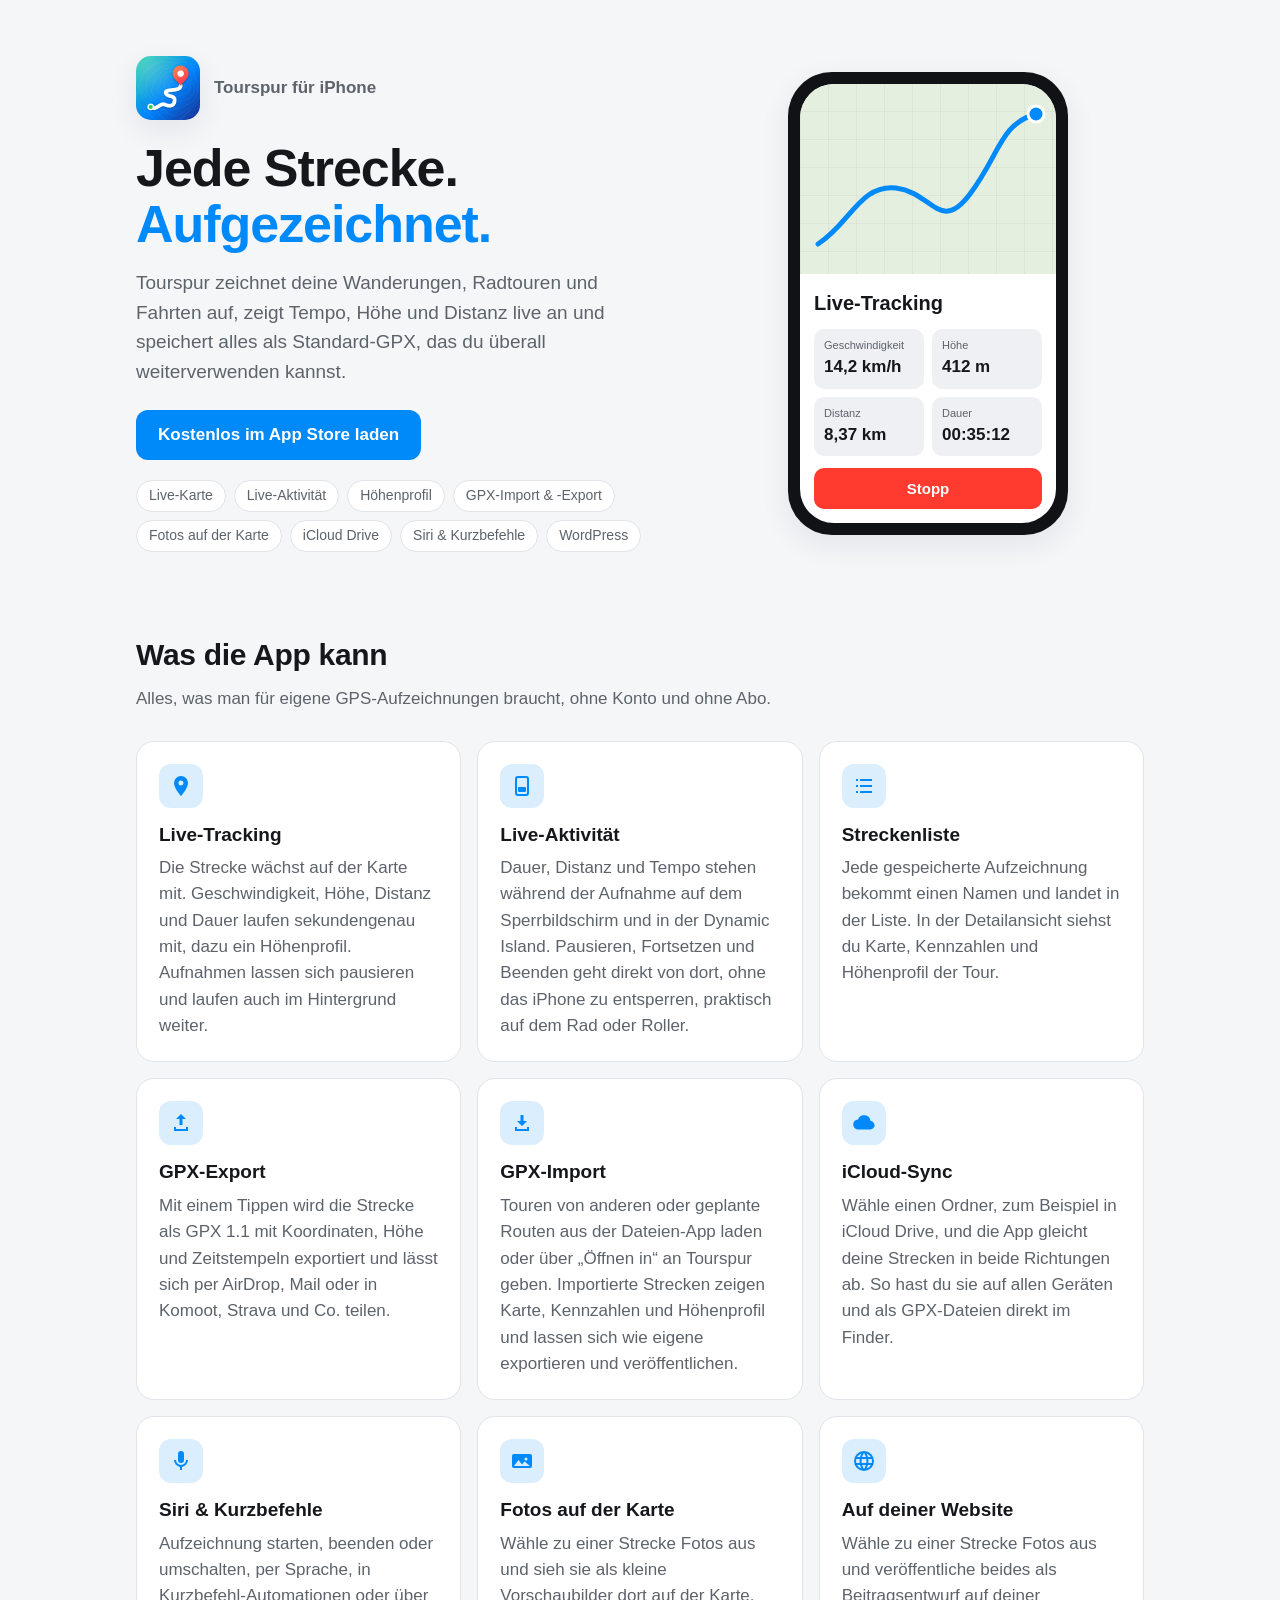
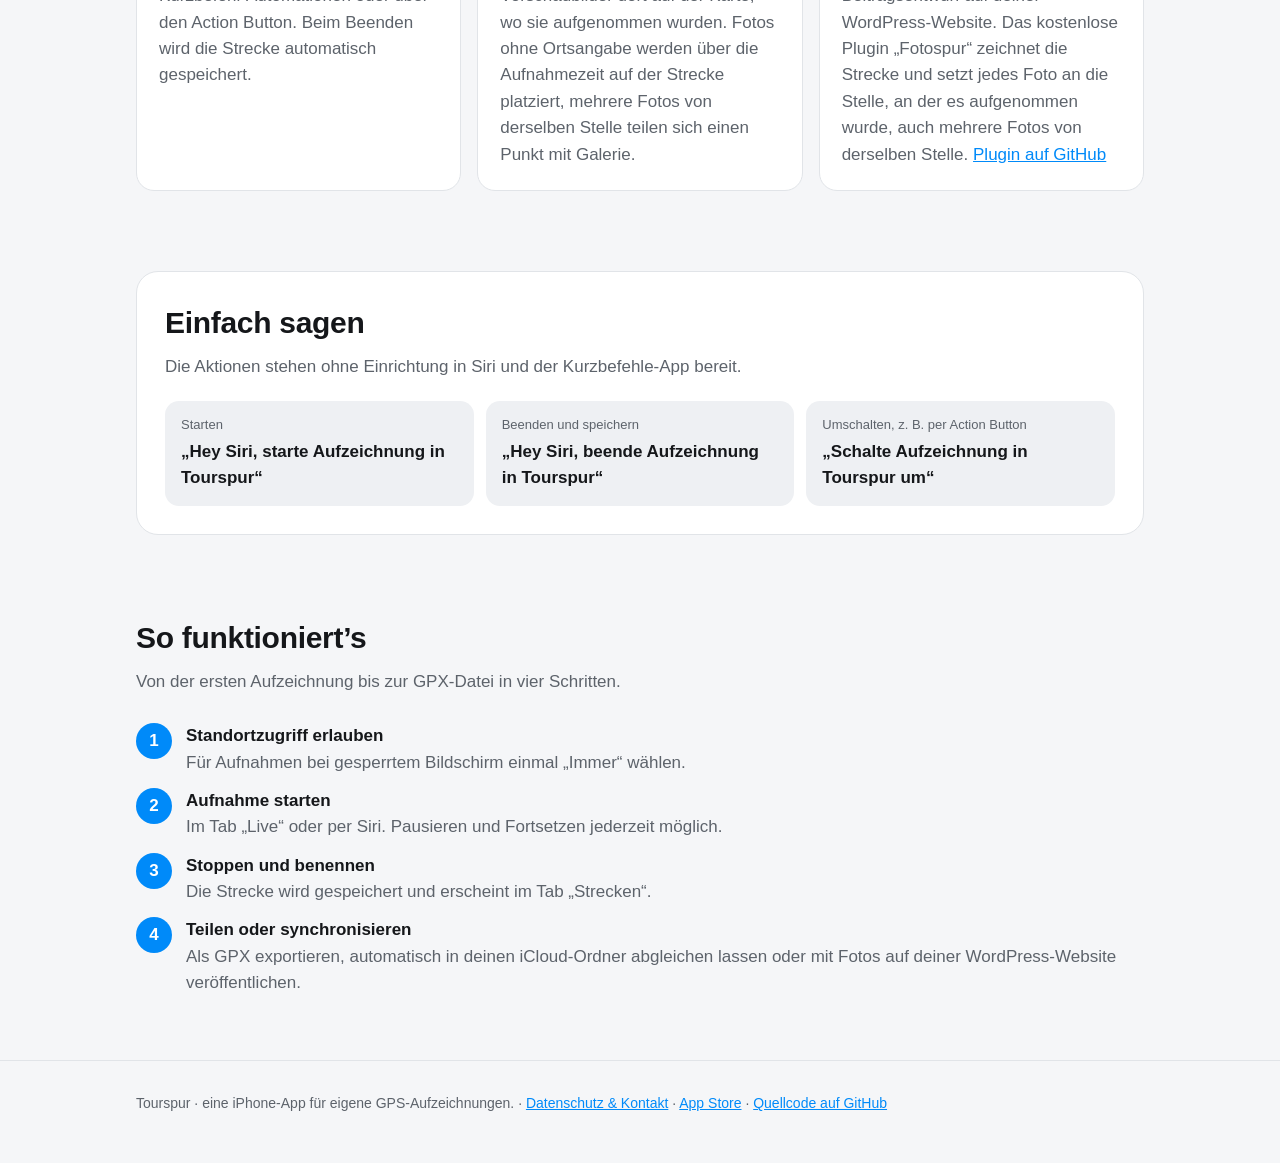
<file: website/index.html>
<!doctype html>
<html lang="de">
<head>
<meta charset="utf-8">
<meta name="viewport" content="width=device-width, initial-scale=1">
<title>Tourspur</title>
<meta name="description" content="Tourspur für das iPhone: Strecken live aufzeichnen und auf dem Sperrbildschirm verfolgen, GPX importieren und exportieren, über iCloud Drive synchronisieren, per Siri starten und mit Fotos auf der eigenen WordPress-Website veröffentlichen.">
<link rel="icon" href="icon.png">
<link rel="apple-touch-icon" href="icon.png">
<style>
  :root {
    --accent: #008af9;
    --red: #ff3b30;
    --bg: #f5f6f8;
    --surface: #ffffff;
    --fill: #eef0f3;
    --text: #15171a;
    --muted: #5d636b;
    --border: #e1e4e8;
    --shadow: 0 10px 30px rgba(20, 30, 50, .08);
  }
  @media (prefers-color-scheme: dark) {
    :root {
      --bg: #0e1013;
      --surface: #171a1f;
      --fill: #22262c;
      --text: #f1f3f5;
      --muted: #a0a7b0;
      --border: #2a2f36;
      --shadow: 0 10px 30px rgba(0, 0, 0, .35);
    }
  }
  * { box-sizing: border-box; }
  html { -webkit-text-size-adjust: 100%; }
  body {
    margin: 0;
    background: var(--bg);
    color: var(--text);
    font: 17px/1.55 -apple-system, BlinkMacSystemFont, "SF Pro Text", "Segoe UI", Roboto, Helvetica, Arial, sans-serif;
  }
  a { color: var(--accent); }
  .wrap { max-width: 1040px; margin: 0 auto; padding: 0 16px; }

  /* Kopfbereich */
  header.hero { padding: 56px 0 40px; }
  .hero-grid { display: grid; grid-template-columns: 1.1fr .9fr; gap: 48px; align-items: center; }
  .brand { display: flex; align-items: center; gap: 14px; margin-bottom: 20px; }
  .brand img { width: 64px; height: 64px; border-radius: 15px; box-shadow: var(--shadow); }
  .brand span { font-weight: 600; color: var(--muted); }
  h1 { font-size: clamp(34px, 6vw, 52px); line-height: 1.08; letter-spacing: -.02em; margin: 0 0 16px; }
  h1 em { font-style: normal; color: var(--accent); }
  .lead { font-size: 19px; color: var(--muted); margin: 0 0 24px; max-width: 34em; }
  .pills { display: flex; flex-wrap: wrap; gap: 8px; padding: 0; margin: 0; list-style: none; }
  .store { display: inline-flex; align-items: center; gap: 10px; margin: 0 0 20px; padding: 12px 22px; border-radius: 12px; background: var(--accent); color: #fff; font-weight: 600; font-size: 17px; text-decoration: none; }
  .store:hover { filter: brightness(1.08); }
  .pills li { background: var(--surface); border: 1px solid var(--border); border-radius: 999px; padding: 4px 12px; font-size: 14px; color: var(--muted); }

  /* iPhone-Skizze */
  .phone {
    width: 280px; margin: 0 auto; padding: 12px;
    background: #101215; border-radius: 44px; box-shadow: var(--shadow);
  }
  .screen { background: var(--surface); border-radius: 34px; overflow: hidden; }
  .map {
    height: 190px; position: relative;
    background:
      linear-gradient(0deg, rgba(0,0,0,.04) 1px, transparent 1px) 0 0 / 28px 28px,
      linear-gradient(90deg, rgba(0,0,0,.04) 1px, transparent 1px) 0 0 / 28px 28px,
      #e4efe0;
  }
  @media (prefers-color-scheme: dark) { .map { background-color: #1d2a22; } }
  .map svg { position: absolute; inset: 0; width: 100%; height: 100%; }
  .screen-body { padding: 14px; }
  .screen-title { font-weight: 700; font-size: 20px; margin: 0 0 10px; }
  .stats { display: grid; grid-template-columns: 1fr 1fr; gap: 8px; }
  .stat { background: var(--fill); border-radius: 10px; padding: 8px 10px; }
  .stat small { display: block; font-size: 11px; color: var(--muted); }
  .stat b { font-size: 17px; font-variant-numeric: tabular-nums; }
  .rec { margin-top: 12px; background: var(--red); color: #fff; border-radius: 10px; text-align: center; padding: 9px; font-weight: 600; font-size: 15px; }

  /* Funktionen */
  section { padding: 40px 0; }
  h2 { font-size: 30px; letter-spacing: -.01em; margin: 0 0 8px; }
  .section-lead { color: var(--muted); margin: 0 0 28px; }
  .features { display: grid; grid-template-columns: repeat(auto-fit, minmax(290px, 1fr)); gap: 16px; }
  .card { background: var(--surface); border: 1px solid var(--border); border-radius: 18px; padding: 22px; }
  .card h3 { margin: 12px 0 6px; font-size: 19px; }
  .card p { margin: 0; color: var(--muted); }
  .ico { width: 44px; height: 44px; border-radius: 12px; display: grid; place-items: center; background: color-mix(in srgb, var(--accent) 14%, transparent); color: var(--accent); }
  .ico svg { width: 24px; height: 24px; }

  /* Siri */
  .siri { background: var(--surface); border: 1px solid var(--border); border-radius: 22px; padding: 28px; }
  .phrases { display: grid; grid-template-columns: repeat(auto-fit, minmax(240px, 1fr)); gap: 12px; margin-top: 20px; }
  .phrase { background: var(--fill); border-radius: 14px; padding: 14px 16px; }
  .phrase small { display: block; color: var(--muted); font-size: 13px; margin-bottom: 4px; }
  .phrase q { font-weight: 600; quotes: "„" "“"; }

  /* Ablauf */
  ol.steps { counter-reset: s; list-style: none; padding: 0; margin: 0; display: grid; gap: 12px; }
  ol.steps li { counter-increment: s; display: grid; grid-template-columns: 36px 1fr; gap: 14px; align-items: start; }
  ol.steps li::before { content: counter(s); width: 36px; height: 36px; border-radius: 50%; background: var(--accent); color: #fff; display: grid; place-items: center; font-weight: 700; }
  ol.steps b { display: block; }
  ol.steps span { color: var(--muted); }

  footer { padding: 32px 0 48px; color: var(--muted); font-size: 14px; border-top: 1px solid var(--border); margin-top: 24px; }

  @media (max-width: 760px) {
    header.hero { padding-top: 32px; }
    .hero-grid { grid-template-columns: 1fr; gap: 36px; }
    .siri { padding: 20px; }
  }
</style>
</head>
<body>

<header class="hero">
  <div class="wrap hero-grid">
    <div>
      <div class="brand"><img src="icon.png" alt="App-Symbol von Tourspur"><span>Tourspur für iPhone</span></div>
      <h1>Jede Strecke. <em>Aufgezeichnet.</em></h1>
      <p class="lead">Tourspur zeichnet deine Wanderungen, Radtouren und Fahrten auf, zeigt Tempo, Höhe und Distanz live an und speichert alles als Standard-GPX, das du überall weiterverwenden kannst.</p>
      <a class="store" href="https://apps.apple.com/de/app/tourspur/id6821229337">Kostenlos im App Store laden</a>
      <ul class="pills">
        <li>Live-Karte</li><li>Live-Aktivität</li><li>Höhenprofil</li><li>GPX-Import &amp; -Export</li><li>Fotos auf der Karte</li><li>iCloud Drive</li><li>Siri &amp; Kurzbefehle</li><li>WordPress</li>
      </ul>
    </div>

    <div class="phone" aria-hidden="true">
      <div class="screen">
        <div class="map">
          <svg viewBox="0 0 256 190" preserveAspectRatio="none">
            <path d="M18 160 C 50 140, 60 100, 96 104 S 140 150, 170 110 S 200 40, 236 30" fill="none" stroke="#008af9" stroke-width="5" stroke-linecap="round"/>
            <circle cx="236" cy="30" r="8" fill="#008af9" stroke="#fff" stroke-width="3"/>
          </svg>
        </div>
        <div class="screen-body">
          <p class="screen-title">Live-Tracking</p>
          <div class="stats">
            <div class="stat"><small>Geschwindigkeit</small><b>14,2 km/h</b></div>
            <div class="stat"><small>Höhe</small><b>412 m</b></div>
            <div class="stat"><small>Distanz</small><b>8,37 km</b></div>
            <div class="stat"><small>Dauer</small><b>00:35:12</b></div>
          </div>
          <div class="rec">Stopp</div>
        </div>
      </div>
    </div>
  </div>
</header>

<main>
  <section id="funktionen">
    <div class="wrap">
      <h2>Was die App kann</h2>
      <p class="section-lead">Alles, was man für eigene GPS-Aufzeichnungen braucht, ohne Konto und ohne Abo.</p>
      <div class="features">
        <article class="card">
          <div class="ico"><svg viewBox="0 0 24 24" fill="currentColor"><path d="M12 2a7 7 0 0 0-7 7c0 5.2 7 13 7 13s7-7.8 7-13a7 7 0 0 0-7-7Zm0 9.5A2.5 2.5 0 1 1 12 6.5a2.5 2.5 0 0 1 0 5Z"/></svg></div>
          <h3>Live-Tracking</h3>
          <p>Die Strecke wächst auf der Karte mit. Geschwindigkeit, Höhe, Distanz und Dauer laufen sekundengenau mit, dazu ein Höhenprofil. Aufnahmen lassen sich pausieren und laufen auch im Hintergrund weiter.</p>
        </article>
        <article class="card">
          <div class="ico"><svg viewBox="0 0 24 24" fill="currentColor"><path d="M8 2h8a3 3 0 0 1 3 3v14a3 3 0 0 1-3 3H8a3 3 0 0 1-3-3V5a3 3 0 0 1 3-3Zm0 2a1 1 0 0 0-1 1v14a1 1 0 0 0 1 1h8a1 1 0 0 0 1-1V5a1 1 0 0 0-1-1H8Zm1 9h6a1 1 0 0 1 1 1v3a1 1 0 0 1-1 1H9a1 1 0 0 1-1-1v-3a1 1 0 0 1 1-1Z"/></svg></div>
          <h3>Live-Aktivität</h3>
          <p>Dauer, Distanz und Tempo stehen während der Aufnahme auf dem Sperrbildschirm und in der Dynamic Island. Pausieren, Fortsetzen und Beenden geht direkt von dort, ohne das iPhone zu entsperren, praktisch auf dem Rad oder Roller.</p>
        </article>
        <article class="card">
          <div class="ico"><svg viewBox="0 0 24 24" fill="currentColor"><path d="M4 5h2v2H4V5Zm4 0h12v2H8V5ZM4 11h2v2H4v-2Zm4 0h12v2H8v-2Zm-4 6h2v2H4v-2Zm4 0h12v2H8v-2Z"/></svg></div>
          <h3>Streckenliste</h3>
          <p>Jede gespeicherte Aufzeichnung bekommt einen Namen und landet in der Liste. In der Detailansicht siehst du Karte, Kennzahlen und Höhenprofil der Tour.</p>
        </article>
        <article class="card">
          <div class="ico"><svg viewBox="0 0 24 24" fill="currentColor"><path d="M12 3 7 8h3.5v6h3V8H17l-5-5Zm-7 13v4h14v-4h-2v2H7v-2H5Z"/></svg></div>
          <h3>GPX-Export</h3>
          <p>Mit einem Tippen wird die Strecke als GPX 1.1 mit Koordinaten, Höhe und Zeitstempeln exportiert und lässt sich per AirDrop, Mail oder in Komoot, Strava und Co. teilen.</p>
        </article>
        <article class="card">
          <div class="ico"><svg viewBox="0 0 24 24" fill="currentColor"><path d="M12 15 7 10h3.5V4h3v6H17l-5 5Zm-7 1v4h14v-4h-2v2H7v-2H5Z"/></svg></div>
          <h3>GPX-Import</h3>
          <p>Touren von anderen oder geplante Routen aus der Dateien-App laden oder über „Öffnen in“ an Tourspur geben. Importierte Strecken zeigen Karte, Kennzahlen und Höhenprofil und lassen sich wie eigene exportieren und veröffentlichen.</p>
        </article>
        <article class="card">
          <div class="ico"><svg viewBox="0 0 24 24" fill="currentColor"><path d="M18.5 10.1A6.5 6.5 0 0 0 6 8.4 5 5 0 0 0 6.5 18.5h11.8a4.2 4.2 0 0 0 .2-8.4Z"/></svg></div>
          <h3>iCloud-Sync</h3>
          <p>Wähle einen Ordner, zum Beispiel in iCloud Drive, und die App gleicht deine Strecken in beide Richtungen ab. So hast du sie auf allen Geräten und als GPX-Dateien direkt im Finder.</p>
        </article>
        <article class="card">
          <div class="ico"><svg viewBox="0 0 24 24" fill="currentColor"><path d="M12 14a3 3 0 0 0 3-3V5a3 3 0 0 0-6 0v6a3 3 0 0 0 3 3Zm5-3a5 5 0 0 1-10 0H5a7 7 0 0 0 6 6.9V21h2v-3.1a7 7 0 0 0 6-6.9h-2Z"/></svg></div>
          <h3>Siri &amp; Kurzbefehle</h3>
          <p>Aufzeichnung starten, beenden oder umschalten, per Sprache, in Kurzbefehl-Automationen oder über den Action Button. Beim Beenden wird die Strecke automatisch gespeichert.</p>
        </article>
        <article class="card">
          <div class="ico"><svg viewBox="0 0 24 24" fill="currentColor"><path d="M4 5a2 2 0 0 0-2 2v10a2 2 0 0 0 2 2h16a2 2 0 0 0 2-2V7a2 2 0 0 0-2-2H4Zm0 12 4.5-6 3.5 4.5 2.5-3L20 17H4Zm12-8.5a1.5 1.5 0 1 1 0 3 1.5 1.5 0 0 1 0-3Z"/></svg></div>
          <h3>Fotos auf der Karte</h3>
          <p>Wähle zu einer Strecke Fotos aus und sieh sie als kleine Vorschaubilder dort auf der Karte, wo sie aufgenommen wurden. Fotos ohne Ortsangabe werden über die Aufnahmezeit auf der Strecke platziert, mehrere Fotos von derselben Stelle teilen sich einen Punkt mit Galerie.</p>
        </article>
        <article class="card">
          <div class="ico"><svg viewBox="0 0 24 24" fill="currentColor"><path d="M12 2a10 10 0 1 0 0 20 10 10 0 0 0 0-20Zm6.9 6h-3a15.6 15.6 0 0 0-1.4-3.6A8 8 0 0 1 18.9 8ZM12 4c.8 1.2 1.5 2.5 1.9 4h-3.8c.4-1.5 1.1-2.8 1.9-4ZM4.3 14a8.2 8.2 0 0 1 0-4h3.4a16.5 16.5 0 0 0 0 4H4.3Zm.8 2h3a15.6 15.6 0 0 0 1.4 3.6A8 8 0 0 1 5.1 16Zm3-8h-3a8 8 0 0 1 4.4-3.6A15.6 15.6 0 0 0 8.1 8ZM12 20c-.8-1.2-1.5-2.5-1.9-4h3.8c-.4 1.5-1.1 2.8-1.9 4Zm2.3-6H9.7a14.7 14.7 0 0 1 0-4h4.6a14.7 14.7 0 0 1 0 4Zm.2 5.6c.6-1.1 1.1-2.3 1.4-3.6h3a8 8 0 0 1-4.4 3.6Zm1.8-5.6a16.5 16.5 0 0 0 0-4h3.4a8.2 8.2 0 0 1 0 4h-3.4Z"/></svg></div>
          <h3>Auf deiner Website</h3>
          <p>Wähle zu einer Strecke Fotos aus und veröffentliche beides als Beitragsentwurf auf deiner WordPress-Website. Das kostenlose Plugin „Fotospur“ zeichnet die Strecke und setzt jedes Foto an die Stelle, an der es aufgenommen wurde, auch mehrere Fotos von derselben Stelle. <a href="https://github.com/bjoern-ai/GPSTracker/tree/main/wordpress-plugin">Plugin auf GitHub</a></p>
        </article>
      </div>
    </div>
  </section>

  <section id="siri">
    <div class="wrap">
      <div class="siri">
        <h2>Einfach sagen</h2>
        <p class="section-lead" style="margin:0">Die Aktionen stehen ohne Einrichtung in Siri und der Kurzbefehle-App bereit.</p>
        <div class="phrases">
          <div class="phrase"><small>Starten</small><q>Hey Siri, starte Aufzeichnung in Tourspur</q></div>
          <div class="phrase"><small>Beenden und speichern</small><q>Hey Siri, beende Aufzeichnung in Tourspur</q></div>
          <div class="phrase"><small>Umschalten, z. B. per Action Button</small><q>Schalte Aufzeichnung in Tourspur um</q></div>
        </div>
      </div>
    </div>
  </section>

  <section id="ablauf">
    <div class="wrap">
      <h2>So funktioniert’s</h2>
      <p class="section-lead">Von der ersten Aufzeichnung bis zur GPX-Datei in vier Schritten.</p>
      <ol class="steps">
        <li><div><b>Standortzugriff erlauben</b><span>Für Aufnahmen bei gesperrtem Bildschirm einmal „Immer“ wählen.</span></div></li>
        <li><div><b>Aufnahme starten</b><span>Im Tab „Live“ oder per Siri. Pausieren und Fortsetzen jederzeit möglich.</span></div></li>
        <li><div><b>Stoppen und benennen</b><span>Die Strecke wird gespeichert und erscheint im Tab „Strecken“.</span></div></li>
        <li><div><b>Teilen oder synchronisieren</b><span>Als GPX exportieren, automatisch in deinen iCloud-Ordner abgleichen lassen oder mit Fotos auf deiner WordPress-Website veröffentlichen.</span></div></li>
      </ol>
    </div>
  </section>
</main>

<footer>
  <div class="wrap">Tourspur · eine iPhone-App für eigene GPS-Aufzeichnungen. · <a href="datenschutz.html">Datenschutz &amp; Kontakt</a> · <a href="https://apps.apple.com/de/app/tourspur/id6821229337">App Store</a> · <a href="https://github.com/bjoern-ai/GPSTracker">Quellcode auf GitHub</a></div>
</footer>

</body>
</html>
</file>
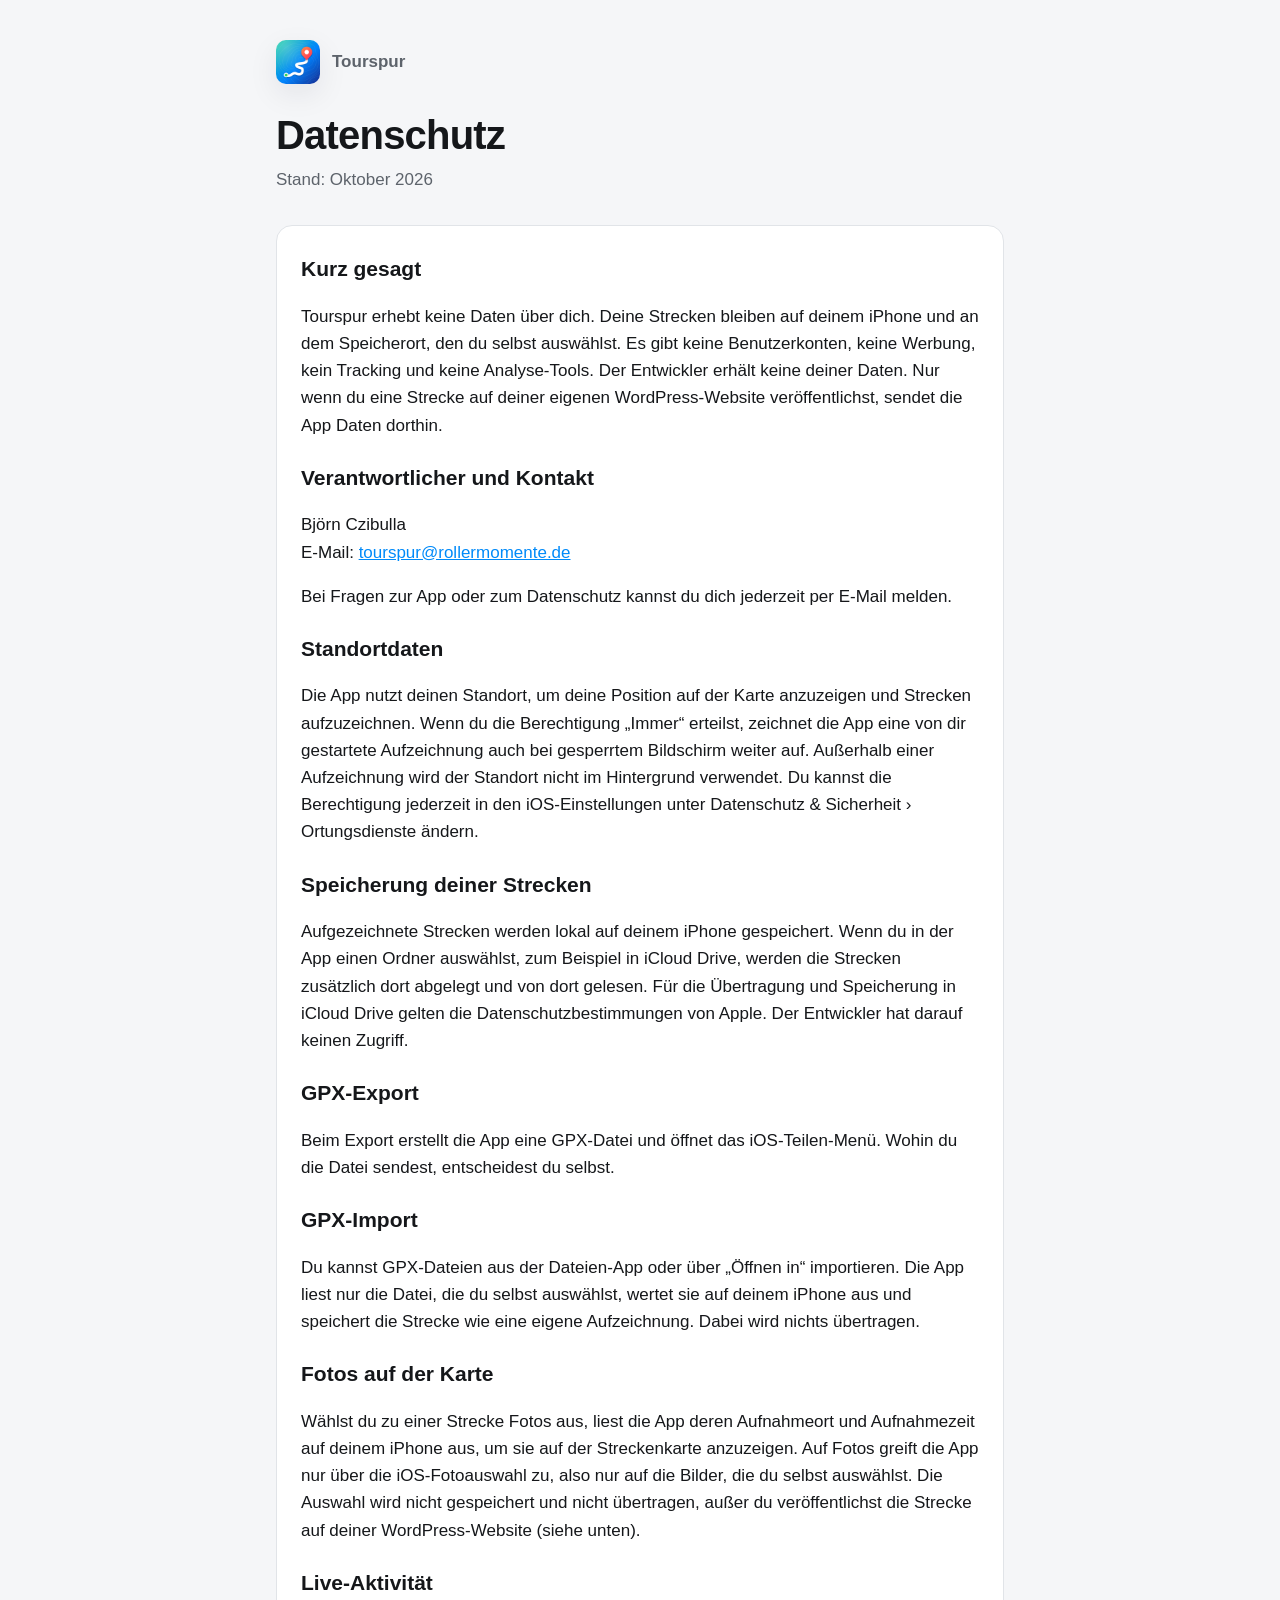
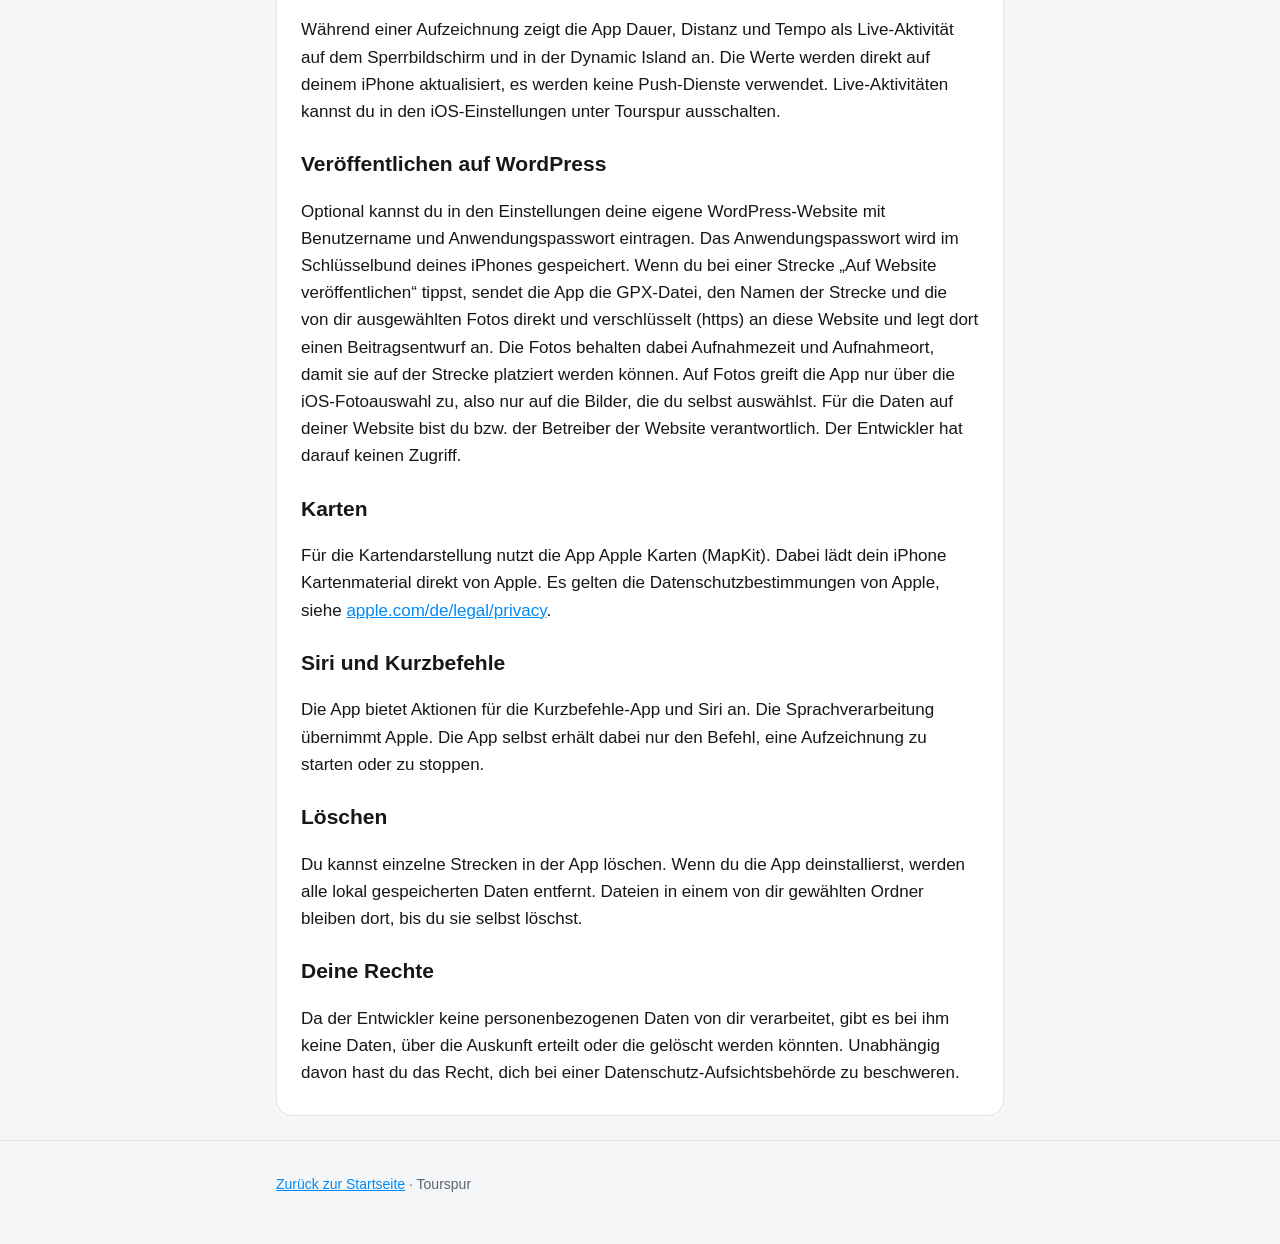
<file: website/datenschutz.html>
<!doctype html>
<html lang="de">
<head>
<meta charset="utf-8">
<meta name="viewport" content="width=device-width, initial-scale=1">
<title>Datenschutz · Tourspur</title>
<meta name="description" content="Datenschutzerklärung und Kontakt für die iPhone-App Tourspur.">
<link rel="icon" href="icon.png">
<link rel="apple-touch-icon" href="icon.png">
<style>
  :root {
    --accent: #008af9;
    --bg: #f5f6f8;
    --surface: #ffffff;
    --text: #15171a;
    --muted: #5d636b;
    --border: #e1e4e8;
    --shadow: 0 10px 30px rgba(20, 30, 50, .08);
  }
  @media (prefers-color-scheme: dark) {
    :root {
      --bg: #0e1013;
      --surface: #171a1f;
      --text: #f1f3f5;
      --muted: #a0a7b0;
      --border: #2a2f36;
      --shadow: 0 10px 30px rgba(0, 0, 0, .35);
    }
  }
  * { box-sizing: border-box; }
  html { -webkit-text-size-adjust: 100%; }
  body {
    margin: 0;
    background: var(--bg);
    color: var(--text);
    font: 17px/1.6 -apple-system, BlinkMacSystemFont, "SF Pro Text", "Segoe UI", Roboto, Helvetica, Arial, sans-serif;
  }
  a { color: var(--accent); }
  .wrap { max-width: 760px; margin: 0 auto; padding: 0 16px; }
  header { padding: 40px 0 8px; }
  .brand { display: flex; align-items: center; gap: 12px; text-decoration: none; color: var(--muted); font-weight: 600; }
  .brand img { width: 44px; height: 44px; border-radius: 10px; box-shadow: var(--shadow); }
  h1 { font-size: clamp(30px, 5vw, 40px); line-height: 1.15; letter-spacing: -.02em; margin: 28px 0 8px; }
  .meta { color: var(--muted); margin: 0 0 24px; }
  .card { background: var(--surface); border: 1px solid var(--border); border-radius: 16px; padding: 4px 24px 12px; margin-bottom: 20px; }
  h2 { font-size: 21px; margin: 22px 0 6px; }
  p, li { color: var(--text); }
  ul { padding-left: 20px; }
  footer { padding: 32px 0 48px; color: var(--muted); font-size: 14px; border-top: 1px solid var(--border); margin-top: 24px; }
</style>
</head>
<body>

<header>
  <div class="wrap">
    <a class="brand" href="index.html"><img src="icon.png" alt="">Tourspur</a>
    <h1>Datenschutz</h1>
    <p class="meta">Stand: Oktober 2026</p>
  </div>
</header>

<main class="wrap">
  <div class="card">
    <h2>Kurz gesagt</h2>
    <p>Tourspur erhebt keine Daten über dich. Deine Strecken bleiben auf deinem iPhone und an dem Speicherort, den du selbst auswählst. Es gibt keine Benutzerkonten, keine Werbung, kein Tracking und keine Analyse-Tools. Der Entwickler erhält keine deiner Daten. Nur wenn du eine Strecke auf deiner eigenen WordPress-Website veröffentlichst, sendet die App Daten dorthin.</p>

    <h2>Verantwortlicher und Kontakt</h2>
    <p>Björn Czibulla<br>
    E-Mail: <a href="mailto:tourspur@rollermomente.de">tourspur@rollermomente.de</a></p>
    <p>Bei Fragen zur App oder zum Datenschutz kannst du dich jederzeit per E-Mail melden.</p>

    <h2>Standortdaten</h2>
    <p>Die App nutzt deinen Standort, um deine Position auf der Karte anzuzeigen und Strecken aufzuzeichnen. Wenn du die Berechtigung „Immer“ erteilst, zeichnet die App eine von dir gestartete Aufzeichnung auch bei gesperrtem Bildschirm weiter auf. Außerhalb einer Aufzeichnung wird der Standort nicht im Hintergrund verwendet. Du kannst die Berechtigung jederzeit in den iOS-Einstellungen unter Datenschutz &amp; Sicherheit › Ortungsdienste ändern.</p>

    <h2>Speicherung deiner Strecken</h2>
    <p>Aufgezeichnete Strecken werden lokal auf deinem iPhone gespeichert. Wenn du in der App einen Ordner auswählst, zum Beispiel in iCloud Drive, werden die Strecken zusätzlich dort abgelegt und von dort gelesen. Für die Übertragung und Speicherung in iCloud Drive gelten die Datenschutzbestimmungen von Apple. Der Entwickler hat darauf keinen Zugriff.</p>

    <h2>GPX-Export</h2>
    <p>Beim Export erstellt die App eine GPX-Datei und öffnet das iOS-Teilen-Menü. Wohin du die Datei sendest, entscheidest du selbst.</p>

    <h2>GPX-Import</h2>
    <p>Du kannst GPX-Dateien aus der Dateien-App oder über „Öffnen in“ importieren. Die App liest nur die Datei, die du selbst auswählst, wertet sie auf deinem iPhone aus und speichert die Strecke wie eine eigene Aufzeichnung. Dabei wird nichts übertragen.</p>

    <h2>Fotos auf der Karte</h2>
    <p>Wählst du zu einer Strecke Fotos aus, liest die App deren Aufnahmeort und Aufnahmezeit auf deinem iPhone aus, um sie auf der Streckenkarte anzuzeigen. Auf Fotos greift die App nur über die iOS-Fotoauswahl zu, also nur auf die Bilder, die du selbst auswählst. Die Auswahl wird nicht gespeichert und nicht übertragen, außer du veröffentlichst die Strecke auf deiner WordPress-Website (siehe unten).</p>

    <h2>Live-Aktivität</h2>
    <p>Während einer Aufzeichnung zeigt die App Dauer, Distanz und Tempo als Live-Aktivität auf dem Sperrbildschirm und in der Dynamic Island an. Die Werte werden direkt auf deinem iPhone aktualisiert, es werden keine Push-Dienste verwendet. Live-Aktivitäten kannst du in den iOS-Einstellungen unter Tourspur ausschalten.</p>

    <h2>Veröffentlichen auf WordPress</h2>
    <p>Optional kannst du in den Einstellungen deine eigene WordPress-Website mit Benutzername und Anwendungspasswort eintragen. Das Anwendungspasswort wird im Schlüsselbund deines iPhones gespeichert. Wenn du bei einer Strecke „Auf Website veröffentlichen“ tippst, sendet die App die GPX-Datei, den Namen der Strecke und die von dir ausgewählten Fotos direkt und verschlüsselt (https) an diese Website und legt dort einen Beitragsentwurf an. Die Fotos behalten dabei Aufnahmezeit und Aufnahmeort, damit sie auf der Strecke platziert werden können. Auf Fotos greift die App nur über die iOS-Fotoauswahl zu, also nur auf die Bilder, die du selbst auswählst. Für die Daten auf deiner Website bist du bzw. der Betreiber der Website verantwortlich. Der Entwickler hat darauf keinen Zugriff.</p>

    <h2>Karten</h2>
    <p>Für die Kartendarstellung nutzt die App Apple Karten (MapKit). Dabei lädt dein iPhone Kartenmaterial direkt von Apple. Es gelten die Datenschutzbestimmungen von Apple, siehe <a href="https://www.apple.com/de/legal/privacy/">apple.com/de/legal/privacy</a>.</p>

    <h2>Siri und Kurzbefehle</h2>
    <p>Die App bietet Aktionen für die Kurzbefehle-App und Siri an. Die Sprachverarbeitung übernimmt Apple. Die App selbst erhält dabei nur den Befehl, eine Aufzeichnung zu starten oder zu stoppen.</p>

    <h2>Löschen</h2>
    <p>Du kannst einzelne Strecken in der App löschen. Wenn du die App deinstallierst, werden alle lokal gespeicherten Daten entfernt. Dateien in einem von dir gewählten Ordner bleiben dort, bis du sie selbst löschst.</p>

    <h2>Deine Rechte</h2>
    <p>Da der Entwickler keine personenbezogenen Daten von dir verarbeitet, gibt es bei ihm keine Daten, über die Auskunft erteilt oder die gelöscht werden könnten. Unabhängig davon hast du das Recht, dich bei einer Datenschutz-Aufsichtsbehörde zu beschweren.</p>
  </div>
</main>

<footer>
  <div class="wrap"><a href="index.html">Zurück zur Startseite</a> · Tourspur</div>
</footer>

</body>
</html>
</file>
